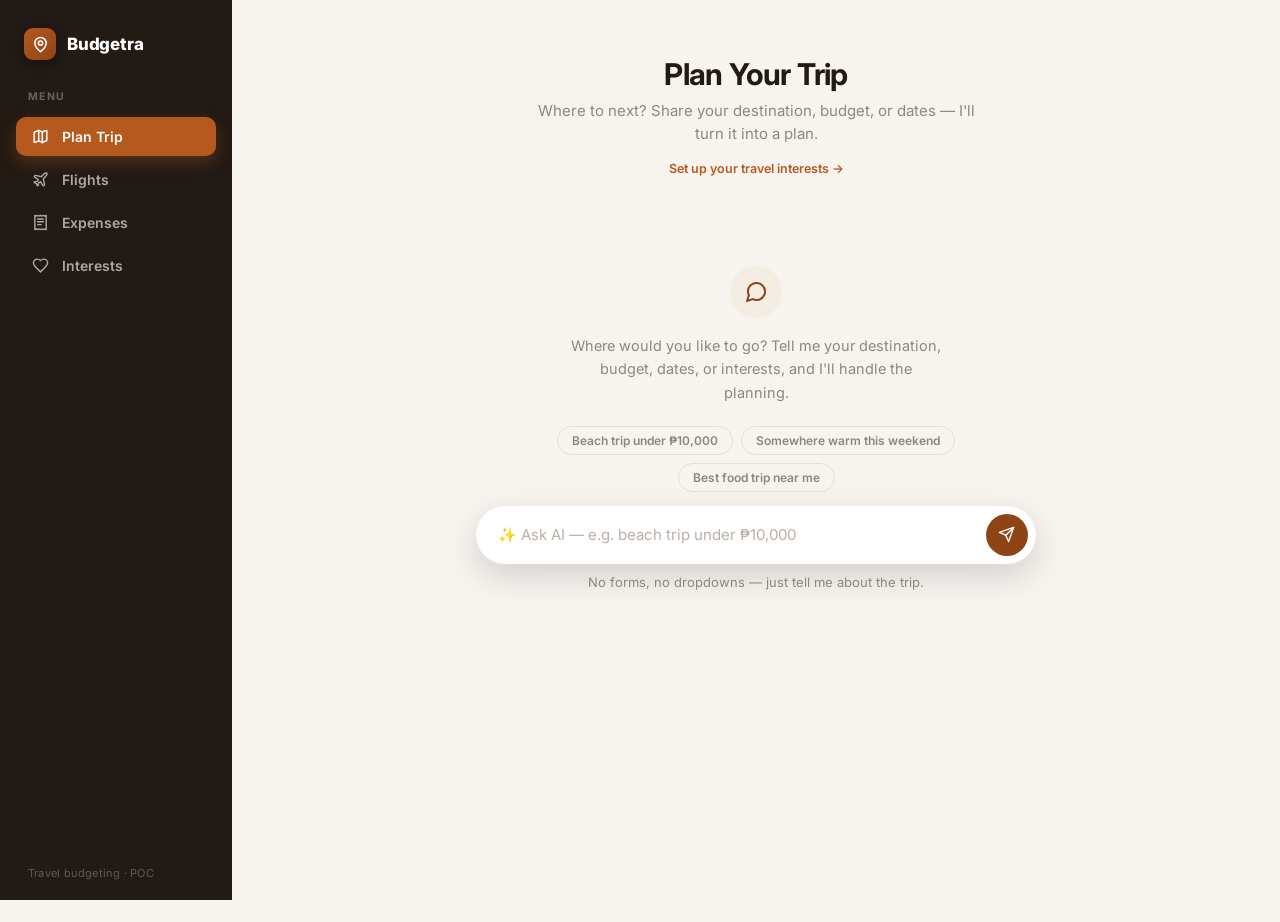
<file: index.html>
<!DOCTYPE html>
<html lang="en">
<head>
<meta charset="UTF-8" />
<title>Budgetra — Plan Your Trip</title>
<meta name="viewport" content="width=device-width, initial-scale=1" />
<link rel="icon" href="data:image/svg+xml,<svg xmlns=%22http://www.w3.org/2000/svg%22 viewBox=%220 0 100 100%22><text y=%22.9em%22 font-size=%2290%22>🗺️</text></svg>" />
<link rel="preconnect" href="https://fonts.googleapis.com" />
<link rel="preconnect" href="https://fonts.gstatic.com" crossorigin />
<link href="https://fonts.googleapis.com/css2?family=Inter:wght@400;500;600;700;800&display=swap" rel="stylesheet" />
<link rel="stylesheet" href="css/styles.css" />
</head>
<body>

<div class="app-shell">
<div id="sidebar"></div>
<div class="sidebar-main">
<div class="wrap">
  <div class="header">
    <h1>Plan Your Trip</h1>
    <p>Where to next? Share your destination, budget, or dates — I'll turn it into a plan.</p>
  </div>

  <div class="profile-row" id="profileRow"></div>

  <div class="plan-stage" id="planStage">
    <div class="plan-stage-inner">
      <div class="hero-block" id="heroBlock">
        <div class="empty-state-icon">
          <svg viewBox="0 0 24 24" fill="none" stroke="currentColor" stroke-width="2" stroke-linecap="round" stroke-linejoin="round"><path d="M21 11.5a8.38 8.38 0 0 1-.9 3.8 8.5 8.5 0 0 1-7.6 4.7 8.38 8.38 0 0 1-3.8-.9L3 21l1.9-5.7a8.38 8.38 0 0 1-.9-3.8 8.5 8.5 0 0 1 4.7-7.6 8.38 8.38 0 0 1 3.8-.9h.5a8.48 8.48 0 0 1 8 8v.5z"/></svg>
        </div>
        <div class="empty-state-text">Where would you like to go? Tell me your destination, budget, dates, or interests, and I'll handle the planning.</div>
      </div>
      <div class="examples" id="examplesRow">
        <button class="example-chip" type="button" data-q="Where should I go for a beach trip under ₱10,000?">Beach trip under ₱10,000</button>
        <button class="example-chip" type="button" data-q="Somewhere warm this weekend">Somewhere warm this weekend</button>
        <button class="example-chip" type="button" data-q="Best food trip destination near me">Best food trip near me</button>
      </div>
      <div class="ask-pill">
        <input type="text" id="notes" placeholder="✨ Ask AI — e.g. beach trip under ₱10,000" autocomplete="off" />
        <button class="ask-btn" id="askBtn" type="button" title="Ask AI" aria-label="Ask AI">
          <svg viewBox="0 0 24 24" fill="none" stroke="currentColor" stroke-width="2" stroke-linecap="round" stroke-linejoin="round"><path d="m22 2-7 20-4-9-9-4 20-7z"/><path d="M22 2 11 13"/></svg>
        </button>
      </div>
      <div class="info-note" id="infoNote">No forms, no dropdowns — just tell me about the trip.</div>
    </div>
  </div>

  <div class="result-area" id="resultArea"></div>
</div>
</div>
</div>

<div class="toast" id="toast"></div>

<script type="module" src="js/sidebar.js"></script>
<script type="module" src="js/app.js"></script>
</body>
</html>
</file>
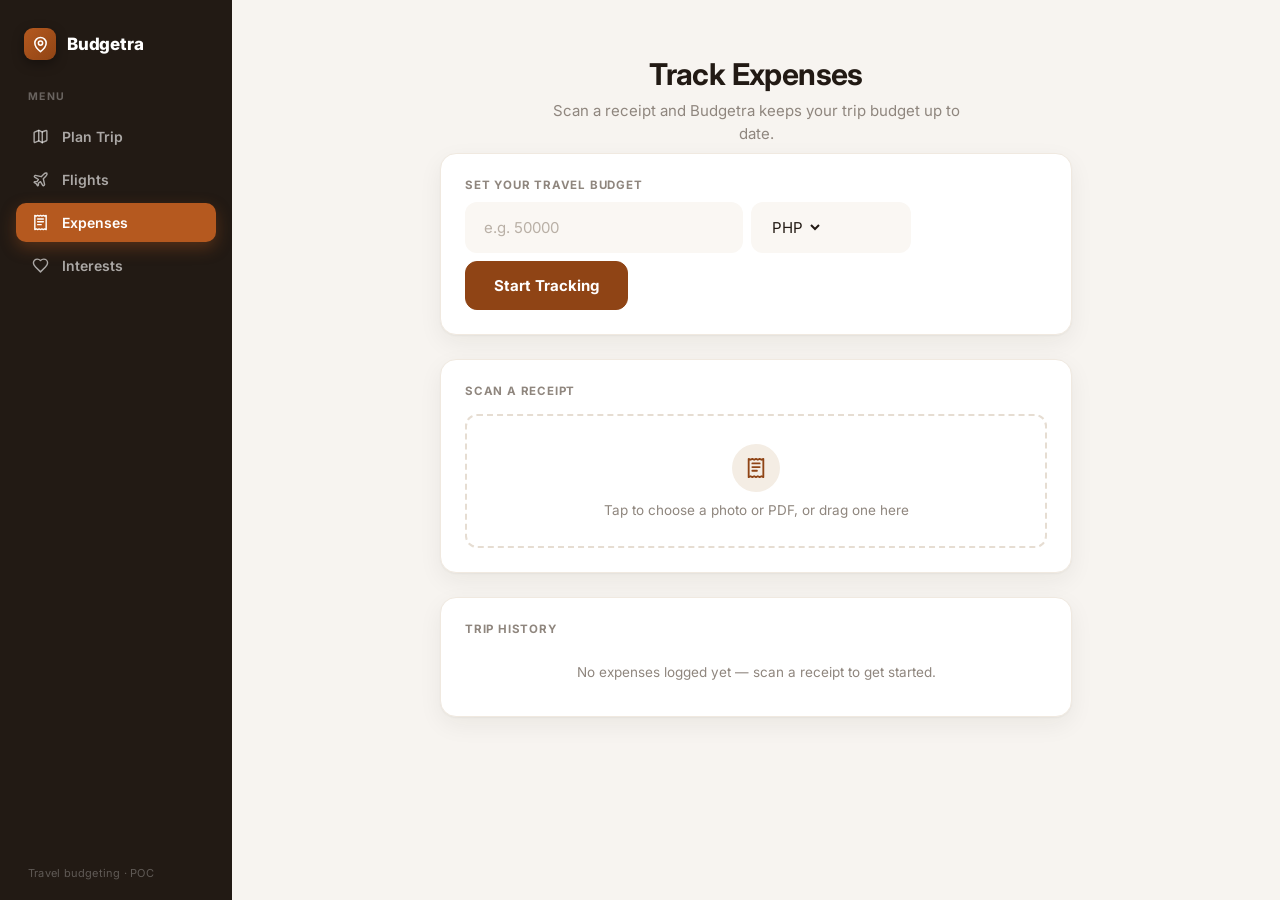
<file: expenses.html>
<!DOCTYPE html>
<html lang="en">
<head>
<meta charset="UTF-8" />
<title>Budgetra — Track Expenses</title>
<meta name="viewport" content="width=device-width, initial-scale=1" />
<link rel="icon" href="data:image/svg+xml,<svg xmlns=%22http://www.w3.org/2000/svg%22 viewBox=%220 0 100 100%22><text y=%22.9em%22 font-size=%2290%22>🗺️</text></svg>" />
<link rel="preconnect" href="https://fonts.googleapis.com" />
<link rel="preconnect" href="https://fonts.gstatic.com" crossorigin />
<link href="https://fonts.googleapis.com/css2?family=Inter:wght@400;500;600;700;800&display=swap" rel="stylesheet" />
<link rel="stylesheet" href="css/styles.css" />
</head>
<body>

<div class="app-shell">
<div id="sidebar"></div>
<div class="sidebar-main">
<div class="wrap">
  <div class="header">
    <h1>Track Expenses</h1>
    <p>Scan a receipt and Budgetra keeps your trip budget up to date.</p>
  </div>

  <div class="section budget-card" id="budgetCard"></div>

  <div class="section">
    <div class="sec-label">Scan a Receipt</div>
    <div class="dropzone" id="dropzone">
      <div class="dz-icon">
        <svg viewBox="0 0 24 24" fill="none" stroke="currentColor" stroke-width="2" stroke-linecap="round" stroke-linejoin="round"><path d="M4 2v20l2-1 2 1 2-1 2 1 2-1 2 1 2-1 2 1V2l-2 1-2-1-2 1-2-1-2 1-2-1-2 1z"/><path d="M8 7h8"/><path d="M8 11h8"/><path d="M8 15h5"/></svg>
      </div>
      <div class="dz-text">Tap to choose a photo or PDF, or drag one here</div>
      <input type="file" id="fileInputCamera" accept="image/jpeg,image/png" capture="environment" hidden />
      <input type="file" id="fileInputGallery" accept="image/jpeg,image/png,application/pdf" hidden />
    </div>
    <div id="previewArea"></div>
    <button class="btn-primary" id="scanBtn" type="button" style="margin-top:16px; display:none;">Scan Receipt</button>
    <div id="reviewArea"></div>
  </div>

  <div class="section">
    <div class="sec-label">Trip History</div>
    <div class="expense-list" id="expenseList"></div>
  </div>
</div>
</div>
</div>

<div class="upload-chooser" id="uploadChooser" hidden>
  <div class="upload-chooser-backdrop" id="uploadChooserBackdrop"></div>
  <div class="upload-chooser-sheet">
    <div class="upload-chooser-title">Add a Receipt</div>
    <button class="upload-chooser-option" id="chooseCameraBtn" type="button">
      <span class="upload-chooser-icon">
        <svg viewBox="0 0 24 24" fill="none" stroke="currentColor" stroke-width="2" stroke-linecap="round" stroke-linejoin="round"><path d="M14.5 4h-5L7 7H4a2 2 0 0 0-2 2v9a2 2 0 0 0 2 2h16a2 2 0 0 0 2-2V9a2 2 0 0 0-2-2h-3l-2.5-3z"/><circle cx="12" cy="13" r="3.5"/></svg>
      </span>
      <span>
        <span class="upload-chooser-label">Take Photo</span>
        <span class="upload-chooser-sub">Use your camera</span>
      </span>
    </button>
    <button class="upload-chooser-option" id="chooseGalleryBtn" type="button">
      <span class="upload-chooser-icon">
        <svg viewBox="0 0 24 24" fill="none" stroke="currentColor" stroke-width="2" stroke-linecap="round" stroke-linejoin="round"><rect x="3" y="3" width="18" height="18" rx="2.5"/><circle cx="8.5" cy="8.5" r="1.5"/><path d="m21 15-5-5L5 21"/></svg>
      </span>
      <span>
        <span class="upload-chooser-label">Choose Photo or PDF</span>
        <span class="upload-chooser-sub">From your files</span>
      </span>
    </button>
    <button class="upload-chooser-cancel" id="uploadChooserCancel" type="button">Cancel</button>
  </div>
</div>

<div class="camera-overlay" id="cameraOverlay" hidden>
  <div class="camera-header">
    <button class="camera-close" id="cameraCloseBtn" type="button" aria-label="Close camera">
      <svg viewBox="0 0 24 24" fill="none" stroke="currentColor" stroke-width="2" stroke-linecap="round" stroke-linejoin="round"><path d="M18 6 6 18"/><path d="m6 6 12 12"/></svg>
    </button>
  </div>
  <video id="cameraVideo" autoplay playsinline muted></video>
  <div class="camera-controls">
    <button class="camera-shutter" id="cameraShutterBtn" type="button" aria-label="Take photo"></button>
  </div>
</div>
<canvas id="cameraCanvas" hidden></canvas>

<div class="toast" id="toast"></div>

<script type="module" src="js/sidebar.js"></script>
<script type="module" src="js/expenses.js"></script>
</body>
</html>
</file>
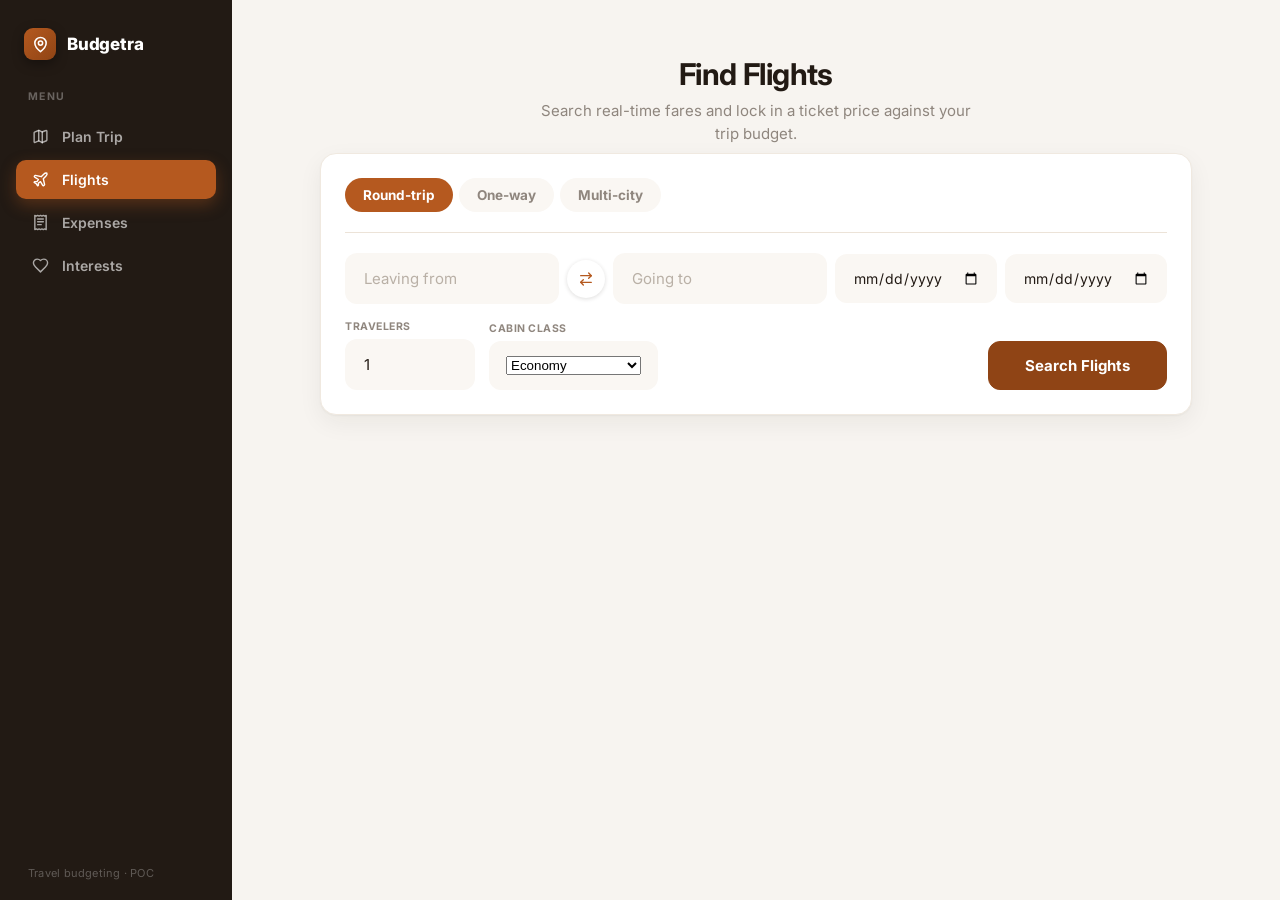
<file: flights.html>
<!DOCTYPE html>
<html lang="en">
<head>
<meta charset="UTF-8" />
<title>Budgetra — Flight Search</title>
<meta name="viewport" content="width=device-width, initial-scale=1" />
<link rel="icon" href="data:image/svg+xml,<svg xmlns=%22http://www.w3.org/2000/svg%22 viewBox=%220 0 100 100%22><text y=%22.9em%22 font-size=%2290%22>🗺️</text></svg>" />
<link rel="preconnect" href="https://fonts.googleapis.com" />
<link rel="preconnect" href="https://fonts.gstatic.com" crossorigin />
<link href="https://fonts.googleapis.com/css2?family=Inter:wght@400;500;600;700;800&display=swap" rel="stylesheet" />
<link rel="stylesheet" href="css/styles.css" />
</head>
<body>

<div class="app-shell">
<div id="sidebar"></div>
<div class="sidebar-main">
<div class="wrap wrap-wide">
  <div class="header">
    <h1>Find Flights</h1>
    <p>Search real-time fares and lock in a ticket price against your trip budget.</p>
  </div>

  <div class="section">
    <div class="trip-type-tabs" id="tripTypeTabs">
      <button class="trip-type-tab active" type="button" data-type="round-trip">Round-trip</button>
      <button class="trip-type-tab" type="button" data-type="one-way">One-way</button>
      <button class="trip-type-tab" type="button" data-type="multi-city">Multi-city</button>
    </div>

    <div id="legsContainer"></div>

    <div class="flight-meta-row">
      <div>
        <div class="field-label">Travelers</div>
        <div class="field"><input type="number" id="travelers" min="1" max="9" value="1" /></div>
      </div>
      <div>
        <div class="field-label">Cabin Class</div>
        <div class="field">
          <select id="cabinClass">
            <option value="economy">Economy</option>
            <option value="premium">Premium Economy</option>
            <option value="business">Business</option>
            <option value="first">First</option>
          </select>
        </div>
      </div>
      <button class="btn-primary search-flights-btn" id="searchBtn" type="button">Search Flights</button>
    </div>
  </div>

  <div id="resultsArea"></div>
</div>
</div>
</div>

<div class="toast" id="toast"></div>

<script type="module" src="js/sidebar.js"></script>
<script type="module" src="js/flights.js"></script>
</body>
</html>
</file>
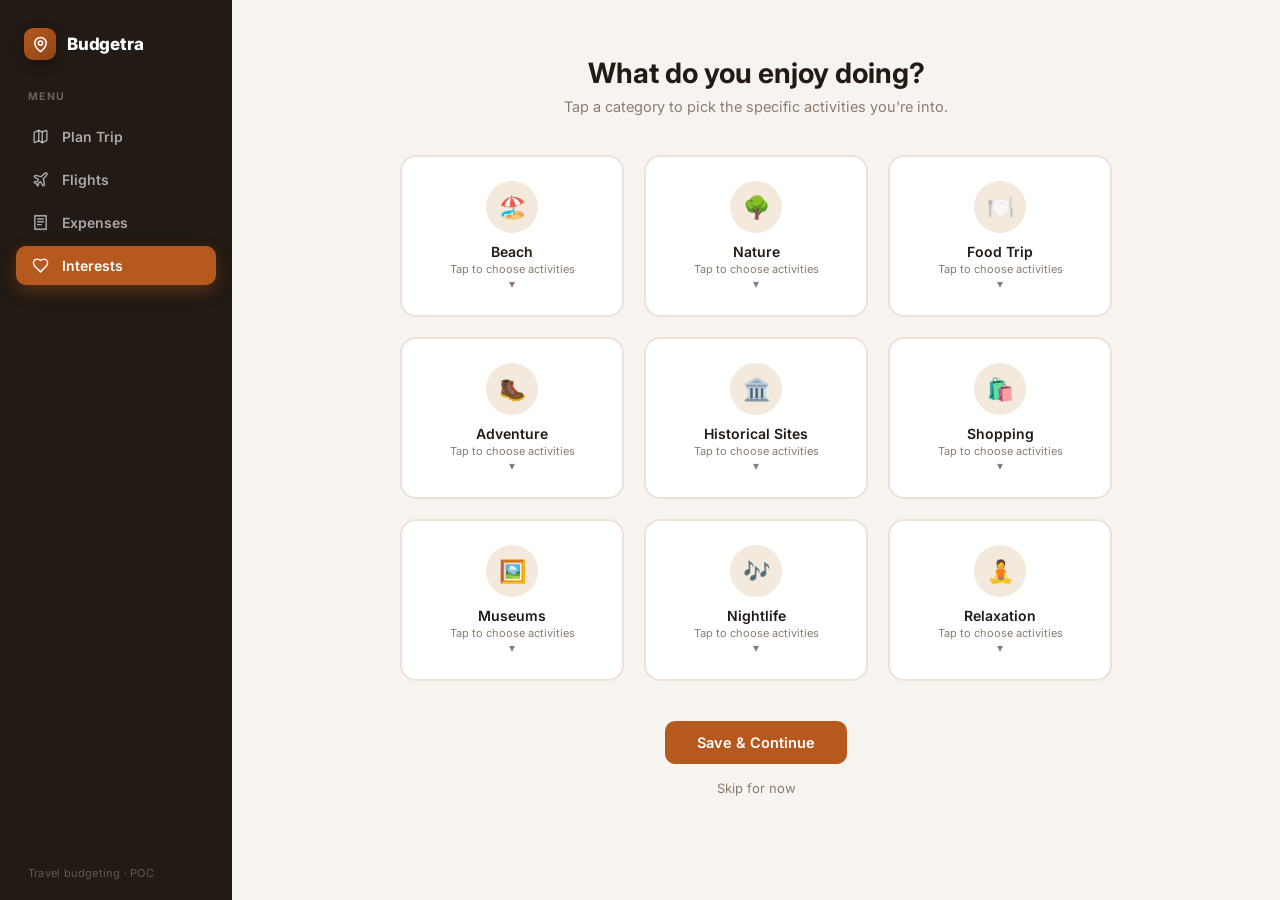
<file: profile.html>
<!DOCTYPE html>
<html lang="en">
<head>
<meta charset="UTF-8" />
<title>Budgetra — Profile Builder</title>
<meta name="viewport" content="width=device-width, initial-scale=1" />
<link rel="icon" href="data:image/svg+xml,<svg xmlns=%22http://www.w3.org/2000/svg%22 viewBox=%220 0 100 100%22><text y=%22.9em%22 font-size=%2290%22>🗺️</text></svg>" />
<link rel="preconnect" href="https://fonts.googleapis.com" />
<link rel="preconnect" href="https://fonts.gstatic.com" crossorigin />
<link href="https://fonts.googleapis.com/css2?family=Inter:wght@400;500;600;700;800&display=swap" rel="stylesheet" />
<style>
  :root {
    /* Same tokens as css/styles.css — this page is self-contained but
       shouldn't visibly drift from the rest of the app. */
    --bg: #f7f4f0;
    --card: #ffffff;
    --ink: #221a14;
    --muted: #8a7d70;
    --accent: #b5591f;
    --accent-dark: #8f4415;
    --border: #ece3d8;
    --icon-bg: #f3e9dc;
  }
  * { box-sizing: border-box; }
  html { scrollbar-width: thin; scrollbar-color: #d3c8bb var(--bg); }
  body {
    margin: 0;
    min-height: 100vh;
    font-family: "Inter", -apple-system, "Segoe UI", Roboto, Arial, sans-serif;
    background: var(--bg);
    color: var(--ink);
    -webkit-font-smoothing: antialiased;
  }
  ::-webkit-scrollbar { width: 10px; height: 10px; }
  ::-webkit-scrollbar-track { background: transparent; }
  ::-webkit-scrollbar-thumb {
    background: #d3c8bb; border-radius: 999px;
    border: 3px solid var(--bg); background-clip: padding-box;
  }
  ::-webkit-scrollbar-thumb:hover { background: #bfb2a2; border-width: 2px; }
  ::selection { background: rgba(181, 89, 31, .2); }
  :where(button, a, select, input):focus-visible { outline: 2px solid var(--accent); outline-offset: 2px; }

  .app-shell { display: flex; align-items: flex-start; min-height: 100vh; }
  .sidebar {
    width: 232px; flex-shrink: 0;
    position: sticky; top: 0; height: 100vh;
    background: var(--ink); padding: 24px 16px 20px;
    display: flex; flex-direction: column; gap: 4px;
  }
  .sidebar-brand {
    display: flex; align-items: center; gap: 11px;
    color: #fff; font-weight: 800; font-size: 17px; letter-spacing: -.01em;
    padding: 4px 8px 26px;
  }
  .brand-mark {
    width: 32px; height: 32px; border-radius: 9px; flex-shrink: 0;
    background: linear-gradient(135deg, var(--accent), var(--accent-dark));
    display: flex; align-items: center; justify-content: center; color: #fff;
    box-shadow: 0 4px 12px rgba(0, 0, 0, .35);
  }
  .brand-mark svg { width: 17px; height: 17px; display: block; }
  .sidebar-sec {
    font-size: 10.5px; font-weight: 700; letter-spacing: .12em;
    color: rgba(255, 255, 255, .32); text-transform: uppercase;
    padding: 0 12px 10px;
  }
  .sidebar-nav { display: flex; flex-direction: column; gap: 4px; }
  .sidebar-link {
    display: flex; align-items: center; gap: 12px; padding: 11px 14px;
    border-radius: 10px; color: rgba(255, 255, 255, .62); text-decoration: none;
    font-size: 14px; font-weight: 600; transition: background .15s, color .15s;
  }
  .sidebar-link:hover { background: rgba(255, 255, 255, .07); color: #fff; }
  .sidebar-link.active {
    background: var(--accent); color: #fff;
    box-shadow: 0 6px 16px rgba(181, 89, 31, .35);
  }
  .sidebar-icon { width: 20px; flex-shrink: 0; display: flex; justify-content: center; }
  .sidebar-icon svg { width: 17px; height: 17px; display: block; }
  .sidebar-foot {
    margin-top: auto; padding: 12px 12px 0;
    font-size: 11px; color: rgba(255, 255, 255, .28); letter-spacing: .02em;
  }
  .sidebar-main { flex: 1; min-width: 0; }
  .sidebar-main > .wrap { animation: page-in .35s ease both; }
  @keyframes page-in {
    from { opacity: 0; transform: translateY(8px); }
  }

  @media (max-width: 720px) {
    .app-shell { flex-direction: column; }
    .sidebar {
      width: auto; height: auto; align-self: stretch; z-index: 60;
      flex-direction: row; align-items: center;
      padding: 10px 12px; overflow-x: auto; gap: 6px;
    }
    .sidebar-brand { display: none; }
    .sidebar-sec, .sidebar-foot { display: none; }
    .sidebar-nav { flex-direction: row; gap: 6px; }
    .sidebar-link { flex-direction: column; gap: 4px; padding: 8px 14px; font-size: 10.5px; white-space: nowrap; }
  }

  .wrap { max-width: 760px; margin: 0 auto; padding: 56px 24px 80px; }
  .header { text-align: center; margin-bottom: 40px; }
  .header h1 { font-size: 28px; margin: 0 0 8px; }
  .header p { font-size: 14.5px; color: var(--muted); margin: 0; }

  .grid {
    display: grid; grid-template-columns: repeat(3, 1fr); gap: 20px;
    margin-bottom: 40px; align-items: start;
  }
  .interest-card {
    background: var(--card); border: 2px solid var(--border); border-radius: 16px;
    padding: 24px 12px; cursor: pointer;
    transition: border-color .15s, box-shadow .15s, transform .15s;
  }
  .interest-card:not(.selected):not(.expanded):hover {
    border-color: #dccfbe; transform: translateY(-2px);
    box-shadow: 0 8px 20px rgba(34, 26, 20, .08);
  }
  .interest-card.selected {
    border-color: var(--accent);
    box-shadow: 0 8px 20px rgba(181, 89, 31, .15);
  }
  .interest-card.expanded { grid-column: 1 / -1; }

  @media (max-width: 720px) {
    .grid { grid-template-columns: repeat(2, 1fr); gap: 14px; }
  }
  @media (max-width: 480px) {
    .wrap { padding: 40px 16px 60px; }
    .grid { grid-template-columns: 1fr; }
  }

  .card-header {
    display: flex; align-items: center; gap: 14px; cursor: pointer; text-align: left;
  }
  .interest-card:not(.expanded) .card-header {
    flex-direction: column; text-align: center; gap: 0;
  }
  .icon-circle {
    width: 52px; height: 52px; border-radius: 50%; flex-shrink: 0;
    background: var(--icon-bg); display: flex; align-items: center; justify-content: center;
    font-size: 22px; position: relative;
  }
  .interest-card:not(.expanded) .icon-circle { margin-bottom: 10px; }
  .interest-card.selected .icon-circle { background: var(--accent); }
  .card-header .text { flex: 1; min-width: 0; }
  .label { font-size: 14px; font-weight: 600; }
  .hint { font-size: 11px; color: var(--muted); margin-top: 2px; }
  .chevron { font-size: 12px; color: var(--muted); transition: transform .15s; flex-shrink: 0; }
  .interest-card.expanded .chevron { transform: rotate(180deg); }

  .check-mark {
    position: absolute; top: -4px; right: -4px; width: 18px; height: 18px;
    border-radius: 50%; background: var(--accent); color: #fff;
    font-size: 11px; display: none; align-items: center; justify-content: center;
    border: 2px solid var(--bg);
  }
  .interest-card.selected .check-mark { display: flex; }

  .activities {
    display: none; flex-wrap: wrap; gap: 8px; margin-top: 16px;
    padding-top: 16px; border-top: 1px solid var(--border);
  }
  .interest-card.expanded .activities { display: flex; }
  .activity-chip {
    font-size: 12.5px; padding: 7px 14px; border-radius: 999px;
    border: 1.5px solid var(--border); background: #fff; cursor: pointer;
    transition: all .12s;
  }
  .activity-chip:hover { border-color: var(--accent); }
  .activity-chip.selected {
    background: var(--accent); border-color: var(--accent); color: #fff; font-weight: 600;
  }

  .actions { display: flex; justify-content: center; gap: 12px; }
  .save-btn {
    background: var(--accent); color: #fff; border: none; border-radius: 10px;
    padding: 13px 32px; font-size: 14.5px; font-weight: 600; cursor: pointer;
    font-family: inherit; transition: background .15s, transform .15s, box-shadow .15s;
  }
  .save-btn:hover {
    background: var(--accent-dark); transform: translateY(-1px);
    box-shadow: 0 6px 16px rgba(143, 68, 21, .3);
  }
  .skip-link {
    display: block; text-align: center; margin-top: 16px;
    color: var(--muted); font-size: 13px; text-decoration: none;
  }
  .skip-link:hover { text-decoration: underline; }

  .saved-toast {
    position: fixed; bottom: 24px; left: 50%; transform: translateX(-50%) translateY(20px);
    background: #1c120c; color: #fff; padding: 10px 20px; border-radius: 999px;
    font-size: 13px; opacity: 0; transition: opacity .2s, transform .2s; pointer-events: none;
  }
  .saved-toast.show { opacity: 1; transform: translateX(-50%) translateY(0); }
</style>
</head>
<body>

<div class="app-shell">
<div id="sidebar"></div>
<div class="sidebar-main">
<div class="wrap">
  <div class="header">
    <h1>What do you enjoy doing?</h1>
    <p>Tap a category to pick the specific activities you're into.</p>
  </div>

  <div class="grid" id="grid"></div>

  <div class="actions">
    <button class="save-btn" id="saveBtn">Save & Continue</button>
  </div>
  <a class="skip-link" href="index.html">Skip for now</a>
</div>
</div>
</div>

<div class="saved-toast" id="toast">Saved — heading to the trip planner…</div>

<script type="module" src="js/sidebar.js"></script>
<script>
  const INTERESTS = [
    { name: "Beach", icon: "🏖️", activities: ["Swimming", "Snorkeling", "Island Hopping", "Sunset Watching", "Beach Volleyball"] },
    { name: "Nature", icon: "🌳", activities: ["Hiking", "Waterfalls", "Wildlife Watching", "Camping", "Scenic Drives"] },
    { name: "Food Trip", icon: "🍽️", activities: ["Local Cuisine", "Street Food", "Cafe Hopping", "Food Markets", "Cooking Class"] },
    { name: "Adventure", icon: "🥾", activities: ["Diving", "Ziplining", "Trekking", "Surfing", "Rock Climbing"] },
    { name: "Historical Sites", icon: "🏛️", activities: ["Old Churches", "Forts & Ruins", "Heritage Towns", "Ancestral Houses", "Monuments"] },
    { name: "Shopping", icon: "🛍️", activities: ["Local Markets", "Malls", "Souvenirs", "Night Markets", "Boutiques"] },
    { name: "Museums", icon: "🖼️", activities: ["Art Galleries", "History Museums", "Science Exhibits", "Cultural Centers"] },
    { name: "Nightlife", icon: "🎶", activities: ["Bars", "Live Music", "Night Markets", "Rooftop Lounges", "Karaoke"] },
    { name: "Relaxation", icon: "🧘", activities: ["Spas", "Resorts", "Quiet Beaches", "Hot Springs", "Yoga Retreats"] },
  ];
  const CATEGORY_KEY = "budgetra_profile_interests";
  const ACTIVITY_KEY = "budgetra_profile_activities";

  const grid = document.getElementById("grid");

  // selectedActivities: { "Beach": Set(["Swimming"]), ... }
  const savedActivities = JSON.parse(localStorage.getItem(ACTIVITY_KEY) || "{}");
  const selectedActivities = {};
  const previouslySavedCategories = new Set(JSON.parse(localStorage.getItem(CATEGORY_KEY) || "[]"));
  INTERESTS.forEach(({ name }) => {
    selectedActivities[name] = new Set(savedActivities[name] || []);
  });

  let expandedCategory = null;

  function isCategorySelected(name) {
    return selectedActivities[name].size > 0 || previouslySavedCategories.has(name);
  }

  function render() {
    grid.innerHTML = INTERESTS.map(({ name, icon, activities }) => {
      const expanded = expandedCategory === name;
      const selected = isCategorySelected(name);
      const chipsHtml = activities.map(a => `
        <span class="activity-chip ${selectedActivities[name].has(a) ? "selected" : ""}" data-activity="${a}">${a}</span>
      `).join("");
      const hint = selectedActivities[name].size
        ? `${selectedActivities[name].size} selected`
        : "Tap to choose activities";

      return `
        <div class="interest-card ${selected ? "selected" : ""} ${expanded ? "expanded" : ""}" data-name="${name}">
          <div class="card-header">
            <div class="icon-circle">${icon}<span class="check-mark">✓</span></div>
            <div class="text">
              <div class="label">${name}</div>
              <div class="hint">${hint}</div>
            </div>
            <div class="chevron">▾</div>
          </div>
          <div class="activities">${chipsHtml}</div>
        </div>
      `;
    }).join("");

    grid.querySelectorAll(".card-header").forEach(header => {
      header.addEventListener("click", () => {
        const name = header.closest(".interest-card").dataset.name;
        expandedCategory = expandedCategory === name ? null : name;
        render();
      });
    });

    grid.querySelectorAll(".activity-chip").forEach(chip => {
      chip.addEventListener("click", (e) => {
        e.stopPropagation();
        const name = chip.closest(".interest-card").dataset.name;
        const activity = chip.dataset.activity;
        const set = selectedActivities[name];
        if (set.has(activity)) set.delete(activity); else set.add(activity);
        previouslySavedCategories.delete(name); // now driven by real activity picks
        render();
      });
    });
  }

  document.getElementById("saveBtn").addEventListener("click", () => {
    const categories = INTERESTS.map(i => i.name).filter(isCategorySelected);
    const activitiesOut = {};
    INTERESTS.forEach(({ name }) => {
      if (selectedActivities[name].size) activitiesOut[name] = [...selectedActivities[name]];
    });

    localStorage.setItem(CATEGORY_KEY, JSON.stringify(categories));
    localStorage.setItem(ACTIVITY_KEY, JSON.stringify(activitiesOut));

    const toast = document.getElementById("toast");
    toast.classList.add("show");
    setTimeout(() => { window.location.href = "index.html"; }, 700);
  });

  render();
</script>
</body>
</html>
</file>
<file: css/styles.css>
:root {
  --bg: #f7f4f0;
  --card: #ffffff;
  --ink: #221a14;
  --muted: #8f867e;
  --accent: #b5591f;
  --accent-dark: #8f4415;
  --chip: #f4ede4;
  --field: #faf7f3;
  --good-bg: #eaf3ea;
  --good-ink: #2f7d32;
  --warn-bg: #fdf3e4;
  --warn-ink: #9a5b00;
  --error-bg: #fdeeee;
  --error-ink: #b3261e;
  --shadow: 0 1px 2px rgba(34, 26, 20, .04), 0 8px 24px rgba(34, 26, 20, .06);
  --shadow-pop: 0 12px 32px rgba(34, 26, 20, .16);
}
* { box-sizing: border-box; }
html { scrollbar-width: thin; scrollbar-color: #d3c8bb var(--bg); }
body {
  margin: 0;
  min-height: 100vh;
  font-family: "Inter", -apple-system, "Segoe UI", Roboto, "Helvetica Neue", Arial, sans-serif;
  background: var(--bg);
  color: var(--ink);
  -webkit-font-smoothing: antialiased;
  text-rendering: optimizeLegibility;
}

/* Thin, theme-colored scrollbars instead of the browser default */
::-webkit-scrollbar { width: 10px; height: 10px; }
::-webkit-scrollbar-track { background: transparent; }
::-webkit-scrollbar-thumb {
  background: #d3c8bb; border-radius: 999px;
  border: 3px solid var(--bg); background-clip: padding-box;
}
::-webkit-scrollbar-thumb:hover { background: #bfb2a2; border-width: 2px; }

::selection { background: rgba(181, 89, 31, .2); }

:where(button, a, select, input):focus-visible {
  outline: 2px solid var(--accent);
  outline-offset: 2px;
}

/* ---- Sidebar layout ---- */
.app-shell { display: flex; align-items: flex-start; min-height: 100vh; }
.sidebar {
  width: 232px; flex-shrink: 0;
  position: sticky; top: 0; height: 100vh;
  background: var(--ink); padding: 24px 16px 20px;
  display: flex; flex-direction: column; gap: 4px;
}
.sidebar-brand {
  display: flex; align-items: center; gap: 11px;
  color: #fff; font-weight: 800; font-size: 17px; letter-spacing: -.01em;
  padding: 4px 8px 26px;
}
.brand-mark {
  width: 32px; height: 32px; border-radius: 9px; flex-shrink: 0;
  background: linear-gradient(135deg, var(--accent), var(--accent-dark));
  display: flex; align-items: center; justify-content: center; color: #fff;
  box-shadow: 0 4px 12px rgba(0, 0, 0, .35);
}
.brand-mark svg { width: 17px; height: 17px; display: block; }
.sidebar-sec {
  font-size: 10.5px; font-weight: 700; letter-spacing: .12em;
  color: rgba(255, 255, 255, .32); text-transform: uppercase;
  padding: 0 12px 10px;
}
.sidebar-nav { display: flex; flex-direction: column; gap: 4px; }
.sidebar-link {
  display: flex; align-items: center; gap: 12px; padding: 11px 14px;
  border-radius: 10px; color: rgba(255, 255, 255, .62); text-decoration: none;
  font-size: 14px; font-weight: 600; transition: background .15s, color .15s;
}
.sidebar-link:hover { background: rgba(255, 255, 255, .07); color: #fff; }
.sidebar-link.active {
  background: var(--accent); color: #fff;
  box-shadow: 0 6px 16px rgba(181, 89, 31, .35);
}
.sidebar-icon { width: 20px; flex-shrink: 0; display: flex; justify-content: center; }
.sidebar-icon svg { width: 17px; height: 17px; display: block; }
.sidebar-foot {
  margin-top: auto; padding: 12px 12px 0;
  font-size: 11px; color: rgba(255, 255, 255, .28); letter-spacing: .02em;
}
.sidebar-main { flex: 1; min-width: 0; }
.sidebar-main > .wrap { animation: page-in .35s ease both; }
@keyframes page-in {
  from { opacity: 0; }
}

@media (max-width: 720px) {
  .app-shell { flex-direction: column; }
  .sidebar {
    width: auto; height: auto; align-self: stretch; z-index: 60;
    flex-direction: row; align-items: center;
    padding: 10px 12px; overflow-x: auto; gap: 6px;
  }
  .sidebar-brand { display: none; }
  .sidebar-sec, .sidebar-foot { display: none; }
  .sidebar-nav { flex-direction: row; gap: 6px; }
  .sidebar-link { flex-direction: column; gap: 4px; padding: 8px 14px; font-size: 10.5px; white-space: nowrap; }
}

.wrap { max-width: 680px; margin: 0 auto; padding: 56px 24px 96px; }

.header { text-align: center; margin-bottom: 8px; }
.header h1 { font-size: 30px; letter-spacing: -.02em; margin: 0 0 8px; }
.header p { font-size: 15px; color: var(--muted); margin: 0 auto; max-width: 440px; line-height: 1.5; }

.profile-row {
  display: flex; align-items: center; justify-content: center; gap: 8px;
  font-size: 12.5px; color: var(--muted); margin: 16px 0 32px; flex-wrap: wrap;
}
.profile-row .profile-tag {
  background: var(--chip); color: var(--accent-dark); padding: 4px 12px;
  border-radius: 999px; font-weight: 600;
}
.profile-row a { color: var(--accent); text-decoration: none; font-weight: 600; }
.profile-row a:hover { text-decoration: underline; }

/* ---- Plan stage: the AI greeting + input.
   Starts centered in the page flow (like a blank chat landing page) so it's
   the clear focal point before anything's been asked. Once a query is sent,
   app.js adds .docked and it collapses into a slim bar fixed to the bottom
   of the viewport, chat-style, so it stays reachable while results scroll
   above it — the greeting/example chips (no longer needed) are hidden. ---- */
.plan-stage {
  display: flex; align-items: center; justify-content: center;
  min-height: 52vh; padding: 12px 0 40px;
}
.plan-stage-inner { width: 100%; max-width: 560px; margin: 0 auto; }

.hero-block { text-align: center; margin-bottom: 22px; }

#planStage.docked {
  display: block; position: fixed; left: 232px; right: 0; bottom: 0; top: auto; z-index: 50;
  min-height: 0; padding: 0;
  background: linear-gradient(to top, var(--bg) 60%, rgba(247, 244, 240, 0));
  padding-top: 28px;
}
#planStage.docked .plan-stage-inner { width: auto; max-width: 680px; margin: 0 auto; padding: 0 24px 22px; }
#planStage.docked .hero-block,
#planStage.docked .examples { display: none; }
@media (max-width: 720px) {
  #planStage.docked { left: 0; }
}

.ask-pill {
  display: flex; align-items: center; gap: 8px;
  background: var(--card); border-radius: 999px; box-shadow: var(--shadow-pop);
  padding: 8px 8px 8px 22px;
}
.ask-pill input {
  flex: 1; min-width: 0; border: none; outline: none; background: transparent;
  font-size: 15px; font-family: inherit; color: var(--ink); padding: 8px 0;
}
.ask-pill input::placeholder { color: #b9b0a6; }
.ask-btn {
  width: 42px; height: 42px; flex-shrink: 0; border: none; border-radius: 50%;
  background: var(--accent-dark); color: #fff; cursor: pointer;
  display: flex; align-items: center; justify-content: center;
  transition: background .15s, opacity .15s, transform .15s;
}
.ask-btn svg { width: 17px; height: 17px; display: block; margin-left: -1px; }
.ask-btn:hover:not(:disabled) { background: #723510; transform: scale(1.05); }
.ask-btn:disabled { opacity: .5; cursor: default; }

.plan-stage .info-note { margin: 10px 0 0; text-align: center; }

.examples { display: flex; flex-wrap: wrap; gap: 8px; justify-content: center; margin-bottom: 14px; }
.example-chip {
  font-size: 12px; padding: 6px 14px; border-radius: 999px;
  background: transparent; color: var(--muted); border: 1px solid #e6ddd2;
  cursor: pointer; font-family: inherit; font-weight: 600; transition: all .15s;
}
.example-chip:hover { color: var(--accent-dark); border-color: var(--accent); background: #fff; }

/* ---- Sections ---- */
.section {
  background: var(--card); border-radius: 16px; box-shadow: var(--shadow);
  border: 1px solid #f0e9e0;
  padding: 24px; margin-bottom: 24px;
}
.sec-label {
  font-size: 11.5px; font-weight: 700; color: var(--muted);
  letter-spacing: .07em; text-transform: uppercase; margin: 0 0 16px;
}

.field {
  display: flex; align-items: center; gap: 10px;
  background: var(--field); border: 1px solid transparent; border-radius: 12px;
  padding: 14px 16px; transition: background .15s, border-color .15s, box-shadow .15s;
}
.field:focus-within {
  background: #fff; border-color: var(--accent);
  box-shadow: 0 0 0 3px rgba(181, 89, 31, .1);
}
.field input {
  flex: 1; min-width: 0; border: none; outline: none; background: transparent;
  font-size: 15px; font-family: inherit; color: var(--ink);
}
.field input::placeholder { color: #b9b0a6; }

/* ---- Location pickers ---- */
.loc-field { position: relative; flex: 1; min-width: 0; }

.swap-btn {
  width: 38px; height: 38px; flex-shrink: 0; border-radius: 50%;
  background: #fff; border: none; box-shadow: 0 1px 4px rgba(34, 26, 20, .15);
  color: var(--accent); cursor: pointer;
  display: flex; align-items: center; justify-content: center;
  transition: transform .2s, box-shadow .15s;
}
.swap-btn svg { width: 16px; height: 16px; display: block; }
.swap-btn:hover { transform: rotate(180deg); box-shadow: 0 2px 8px rgba(34, 26, 20, .2); }

.cur-badge {
  display: none; align-items: center; gap: 6px; flex-shrink: 0;
  font-size: 11.5px; font-weight: 700; color: var(--ink);
  background: #fff; border-radius: 999px; padding: 4px 10px;
  box-shadow: 0 1px 3px rgba(34, 26, 20, .12);
}
.cur-badge.show { display: inline-flex; }
.cur-badge img { width: 18px; height: 13.5px; border-radius: 2.5px; object-fit: cover; }

.loc-list {
  display: none; position: absolute; top: calc(100% + 8px); left: 0; right: 0;
  background: #fff; border-radius: 12px; box-shadow: var(--shadow-pop);
  z-index: 40; max-height: 300px; overflow-y: auto; padding: 6px;
}
.loc-list.open { display: block; }
.loc-list-label {
  font-size: 10.5px; font-weight: 700; color: var(--muted);
  text-transform: uppercase; letter-spacing: .05em; padding: 6px 12px 4px;
}
.loc-item {
  display: flex; align-items: center; gap: 10px; padding: 10px 12px;
  border-radius: 9px; cursor: pointer; font-size: 14px;
}
.loc-item:hover, .loc-item.active { background: var(--chip); }
.loc-item img { width: 22px; height: 16.5px; border-radius: 3px; object-fit: cover; flex-shrink: 0; }
.loc-item .loc-name { flex: 1; min-width: 0; white-space: nowrap; overflow: hidden; text-overflow: ellipsis; }
.loc-item .loc-name small { color: var(--muted); font-size: 12px; }
.loc-item .loc-cur { font-size: 11px; font-weight: 700; color: var(--muted); flex-shrink: 0; }

/* ---- Small shared controls (still used by Track Expenses' budget-sync
   button and receipt-scan loading state) ---- */
.cv-toggle {
  background: none; border: none; padding: 0; margin-top: 10px;
  font-size: 12px; font-weight: 700; color: var(--accent); cursor: pointer; font-family: inherit;
}
.cv-toggle:hover { text-decoration: underline; }
.cv-loading { margin-top: 16px; font-size: 12.5px; color: var(--muted); }

/* ---- Footer ---- */
.info-note { font-size: 13px; color: var(--muted); text-align: center; margin-bottom: 40px; transition: color .15s; }
.info-note.warn { color: var(--error-ink); font-weight: 600; }
.result-actions {
  display: flex; justify-content: flex-end; gap: 10px;
  margin-top: 20px; padding-top: 20px; border-top: 1px solid var(--field);
}
.btn-ghost, .btn-primary {
  border-radius: 12px; padding: 14px 28px; font-size: 15px; font-weight: 700;
  cursor: pointer; font-family: inherit; transition: all .15s;
}
.btn-ghost { background: transparent; border: 1.5px solid var(--accent); color: var(--accent); }
.btn-ghost:hover { background: #fff; box-shadow: 0 4px 12px rgba(181, 89, 31, .12); }
.btn-primary { background: var(--accent-dark); border: 1.5px solid var(--accent-dark); color: #fff; }
.btn-primary:hover:not(:disabled) {
  background: #723510; border-color: #723510;
  transform: translateY(-1px); box-shadow: 0 6px 16px rgba(114, 53, 16, .3);
}
.btn-primary:active:not(:disabled) { transform: translateY(0); box-shadow: none; }
.btn-primary:disabled { opacity: .5; cursor: default; }

/* ---- Results ---- */
.result-area { margin-bottom: 150px; }
.result-card { margin-bottom: 24px; }
.placeholder { text-align: center; color: var(--muted); font-size: 13.5px; padding: 8px 0; }

.empty-state-icon {
  width: 52px; height: 52px; border-radius: 50%; margin: 0 auto 16px;
  background: var(--chip); color: var(--accent-dark);
  display: flex; align-items: center; justify-content: center;
}
.empty-state-icon svg { width: 24px; height: 24px; display: block; }
.empty-state-text { font-size: 14.5px; color: var(--muted); max-width: 380px; margin: 0 auto; line-height: 1.6; }

.spinner {
  width: 22px; height: 22px; margin: 8px auto;
  border: 3px solid var(--chip); border-top-color: var(--accent);
  border-radius: 50%; animation: spin .7s linear infinite;
}
@keyframes spin { to { transform: rotate(360deg); } }

.error-box {
  background: var(--error-bg); color: var(--error-ink); border-radius: 12px;
  padding: 12px 16px; font-size: 13.5px;
}

.off-topic-card { text-align: center; padding: 12px 8px; }
.off-topic-icon {
  width: 44px; height: 44px; border-radius: 50%; margin: 0 auto 14px;
  background: var(--chip); color: var(--accent-dark);
  display: flex; align-items: center; justify-content: center;
}
.off-topic-icon svg { width: 20px; height: 20px; display: block; }
.off-topic-text { font-size: 14.5px; color: var(--ink); line-height: 1.5; max-width: 400px; margin: 0 auto; }

.summary-line { font-size: 15.5px; margin-bottom: 20px; line-height: 1.65; color: var(--ink); }

.trip-grid { display: grid; grid-template-columns: repeat(auto-fit, minmax(130px, 1fr)); gap: 8px; margin-bottom: 20px; }
.trip-field { background: var(--field); border-radius: 12px; padding: 12px 14px; }
.trip-field .label {
  font-size: 10px; text-transform: uppercase; letter-spacing: .05em;
  color: var(--muted); margin-bottom: 4px; font-weight: 700;
}
.trip-field .value { font-size: 14px; font-weight: 600; }

.recommend-heading { font-size: 12px; font-weight: 700; color: var(--muted); margin-bottom: 4px; text-transform: uppercase; letter-spacing: .05em; }
.place-list { display: flex; flex-direction: column; }
.place-card {
  display: flex; justify-content: space-between; align-items: center; gap: 12px;
  padding: 14px 6px; border-bottom: 1px solid var(--field);
  border-radius: 8px; cursor: pointer; transition: background .12s;
}
.place-card:last-child { border-bottom: none; }
.place-card:hover { background: var(--field); padding-left: 12px; padding-right: 12px; }
.place-card.place-card-static { cursor: default; }
.place-card.place-card-static:hover { background: none; padding-left: 6px; padding-right: 6px; }
.place-card .place-name { font-size: 14.5px; font-weight: 700; margin-bottom: 3px; }
.place-card .place-rating { font-size: 12px; font-weight: 600; color: var(--muted); }
.place-card .place-reason { font-size: 12.5px; color: var(--muted); line-height: 1.5; }
.place-card .place-pick { font-size: 12px; font-weight: 700; color: var(--accent); flex-shrink: 0; white-space: nowrap; }
.place-card .place-badge {
  font-size: 11px; font-weight: 700; color: var(--accent-dark); background: var(--chip);
  padding: 3px 10px; border-radius: 999px;
}

.clarify-box {
  background: var(--field); color: var(--ink); border-radius: 12px;
  padding: 14px 16px; font-size: 14px; line-height: 1.5;
  display: flex; gap: 10px; align-items: flex-start;
  margin-top: 20px;
}
.clarify-box svg { width: 16px; height: 16px; flex-shrink: 0; margin-top: 2px; color: var(--accent); }

/* ---- Trip planner conversation transcript ---- */
.chat-turn { margin-bottom: 32px; overflow: hidden; }
.chat-turn:last-child { margin-bottom: 0; }
.user-turn {
  display: inline-block; max-width: 85%; margin-left: auto;
  background: var(--ink); color: #fff; border-radius: 16px 16px 4px 16px;
  padding: 10px 16px; font-size: 14.5px; line-height: 1.5;
  margin-bottom: 16px; float: right; clear: both;
}
.assistant-turn { clear: both; }

.clarify-turn {
  display: flex; gap: 10px; align-items: flex-start;
  font-size: 15px; line-height: 1.6; color: var(--ink); margin-bottom: 4px;
}
.clarify-turn svg { width: 18px; height: 18px; flex-shrink: 0; margin-top: 2px; color: var(--accent); }

/* ---- Itinerary sections ---- */
.itinerary-section { margin-bottom: 28px; }
.itinerary-empty { font-size: 13.5px; color: var(--muted); font-style: italic; }
.itinerary-note { font-size: 12.5px; color: var(--muted); margin-top: 10px; line-height: 1.5; }
.itinerary-summary {
  font-size: 15px; line-height: 1.65; color: var(--ink); font-style: italic;
  padding-top: 20px; border-top: 1px solid var(--field); margin-bottom: 20px;
}

.itinerary-pick-card { background: var(--field); border-radius: 14px; padding: 16px 18px; }
.itinerary-pick-detail {
  display: flex; flex-wrap: wrap; gap: 12px; align-items: center;
  font-size: 13px; color: var(--muted); margin-top: 10px;
}
.itinerary-pick-price { font-weight: 700; color: var(--accent-dark); }
.itinerary-pick-reason {
  font-size: 13px; color: var(--ink); line-height: 1.5;
  margin-top: 12px; padding-top: 12px; border-top: 1px solid rgba(34, 26, 20, .06);
}

.itinerary-pick-card-hotel { display: flex; gap: 16px; align-items: flex-start; }
.hotel-thumb { width: 88px; height: 88px; border-radius: 10px; object-fit: cover; flex-shrink: 0; }
.itinerary-pick-hotel-body { flex: 1; min-width: 0; }
.itinerary-pick-hotel-name { font-size: 15px; font-weight: 700; }
.itinerary-amenities { display: flex; flex-wrap: wrap; gap: 6px; margin-top: 10px; }

.itinerary-day { padding: 16px 0; border-bottom: 1px solid var(--field); }
.itinerary-day:last-child { border-bottom: none; padding-bottom: 0; }
.itinerary-day:first-child { padding-top: 0; }
.itinerary-day-label { font-size: 13.5px; font-weight: 700; color: var(--accent-dark); margin-bottom: 10px; }
.itinerary-day-slot { display: flex; gap: 12px; font-size: 13.5px; line-height: 1.55; margin-bottom: 6px; }
.itinerary-day-slot:last-child { margin-bottom: 0; }
.itinerary-day-slot-label {
  flex-shrink: 0; width: 76px; font-size: 10.5px; font-weight: 700;
  color: var(--muted); text-transform: uppercase; letter-spacing: .05em; padding-top: 2px;
}

.budget-breakdown { display: flex; flex-direction: column; }
.budget-breakdown-row {
  display: flex; justify-content: space-between; font-size: 14px;
  padding: 10px 0; border-bottom: 1px solid var(--field);
}
.budget-breakdown-row:last-of-type { border-bottom: none; }
.budget-breakdown-total {
  font-weight: 800; font-size: 15px; color: var(--accent-dark);
  border-top: 1px solid var(--border, #ece3d8); margin-top: 4px; padding-top: 14px;
}

.travel-tips { display: flex; flex-direction: column; gap: 14px; }
.travel-tip-row { font-size: 13.5px; line-height: 1.55; }
.travel-tip-label { font-size: 11px; font-weight: 700; color: var(--accent-dark); text-transform: uppercase; letter-spacing: .05em; margin-bottom: 3px; }

/* ---- Expense tracker ---- */
.budget-card { display: flex; flex-wrap: wrap; align-items: center; gap: 20px; }
.budget-figures { flex: 1; min-width: 200px; }
.budget-remaining { font-size: 26px; font-weight: 800; color: var(--accent-dark); letter-spacing: -.01em; font-variant-numeric: tabular-nums; }
.cv-main, .expense-amount { font-variant-numeric: tabular-nums; }
.budget-remaining .of-total { font-size: 14px; font-weight: 600; color: var(--muted); }
.budget-bar-track { height: 8px; border-radius: 999px; background: var(--chip); margin-top: 10px; overflow: hidden; }
.budget-bar-fill { height: 100%; border-radius: 999px; background: var(--accent); transition: width .2s; }
.budget-bar-fill.over { background: var(--error-ink); }
.budget-edit-row { display: flex; align-items: center; gap: 8px; flex-wrap: wrap; }
.budget-edit-row .field { min-width: 160px; }
.budget-edit-row select { border: none; background: transparent; font-size: 15px; font-family: inherit; color: var(--ink); outline: none; }

.dropzone {
  border: 2px dashed #e6ddd2; border-radius: 12px; padding: 28px 16px;
  text-align: center; cursor: pointer; transition: border-color .15s, background .15s;
}
.dropzone:hover, .dropzone.drag-over { border-color: var(--accent); background: var(--field); }
.dropzone .dz-icon {
  width: 48px; height: 48px; border-radius: 50%; margin: 0 auto 10px;
  background: var(--chip); color: var(--accent-dark);
  display: flex; align-items: center; justify-content: center;
  transition: background .15s, color .15s;
}
.dropzone:hover .dz-icon, .dropzone.drag-over .dz-icon { background: var(--accent); color: #fff; }
.dropzone .dz-icon svg { width: 22px; height: 22px; display: block; }
.dropzone .dz-text { font-size: 13.5px; color: var(--muted); }
.receipt-preview { display: flex; align-items: center; gap: 14px; margin-top: 14px; }
.receipt-preview img { width: 64px; height: 64px; object-fit: cover; border-radius: 10px; box-shadow: var(--shadow); }
.receipt-preview .file-name { font-size: 13px; color: var(--muted); flex: 1; min-width: 0; overflow: hidden; text-overflow: ellipsis; white-space: nowrap; }

/* ---- Camera / Photo chooser ---- */
.upload-chooser {
  position: fixed; inset: 0; z-index: 200;
  display: flex; align-items: center; justify-content: center; padding: 20px;
}
.upload-chooser[hidden] { display: none; }
.upload-chooser-backdrop { position: absolute; inset: 0; background: rgba(34, 26, 20, .45); }
.upload-chooser-sheet {
  position: relative; background: #fff; border-radius: 18px; width: 100%; max-width: 340px;
  padding: 22px; box-shadow: var(--shadow-pop); animation: chooser-in .15s ease;
}
@keyframes chooser-in {
  from { transform: scale(.96) translateY(6px); opacity: 0; }
}
.upload-chooser-title {
  font-size: 11.5px; font-weight: 700; color: var(--muted); text-transform: uppercase;
  letter-spacing: .07em; margin-bottom: 14px; text-align: center;
}
.upload-chooser-option {
  display: flex; align-items: center; gap: 14px; width: 100%; margin-bottom: 10px;
  border: none; background: var(--field); border-radius: 12px; padding: 12px 14px;
  font-family: inherit; text-align: left; cursor: pointer; transition: background .15s;
}
.upload-chooser-option:hover { background: var(--chip); }
.upload-chooser-icon {
  width: 38px; height: 38px; border-radius: 50%; flex-shrink: 0;
  background: var(--accent); color: #fff;
  display: flex; align-items: center; justify-content: center;
}
.upload-chooser-icon svg { width: 18px; height: 18px; display: block; }
.upload-chooser-label { display: block; font-size: 14.5px; font-weight: 700; color: var(--ink); }
.upload-chooser-sub { display: block; font-size: 12px; color: var(--muted); margin-top: 1px; }
.upload-chooser-cancel {
  width: 100%; padding: 12px; margin-top: 4px; border: none; background: transparent;
  color: var(--muted); font-family: inherit; font-size: 14px; font-weight: 700; cursor: pointer;
}
.upload-chooser-cancel:hover { color: var(--ink); }

/* ---- Live camera capture ---- */
.camera-overlay {
  position: fixed; inset: 0; z-index: 220; background: #000;
  display: flex; flex-direction: column;
}
.camera-overlay[hidden] { display: none; }
.camera-header { display: flex; justify-content: flex-end; padding: 14px; }
.camera-close {
  width: 40px; height: 40px; border-radius: 50%; border: none;
  background: rgba(255, 255, 255, .15); color: #fff; cursor: pointer;
  display: flex; align-items: center; justify-content: center; transition: background .15s;
}
.camera-close svg { width: 18px; height: 18px; display: block; }
.camera-close:hover { background: rgba(255, 255, 255, .28); }
#cameraVideo { flex: 1; width: 100%; min-height: 0; object-fit: cover; background: #000; }
.camera-controls { display: flex; justify-content: center; padding: 28px; flex-shrink: 0; }
.camera-shutter {
  width: 68px; height: 68px; border-radius: 50%; background: #fff;
  border: 4px solid rgba(255, 255, 255, .35); cursor: pointer; transition: transform .1s;
}
.camera-shutter:hover { transform: scale(1.05); }
.camera-shutter:active { transform: scale(.9); }

.review-grid { display: grid; grid-template-columns: 1fr 1fr; gap: 10px; margin-top: 16px; }
.review-grid .field-label { font-size: 10.5px; text-transform: uppercase; letter-spacing: .05em; color: var(--muted); font-weight: 700; margin-bottom: 4px; }
.review-grid select { width: 100%; border: none; background: transparent; font-size: 15px; font-family: inherit; color: var(--ink); outline: none; }
.review-actions { display: flex; gap: 10px; margin-top: 18px; }

.expense-list { display: flex; flex-direction: column; gap: 8px; }
.expense-row {
  display: flex; align-items: center; gap: 12px;
  background: var(--field); border-radius: 12px; padding: 12px 14px;
}
.expense-cat-badge {
  width: 36px; height: 36px; border-radius: 50%; flex-shrink: 0;
  background: var(--chip); display: flex; align-items: center; justify-content: center; font-size: 16px;
}
.expense-details { flex: 1; min-width: 0; }
.expense-merchant { font-size: 14px; font-weight: 700; }
.expense-meta { font-size: 12px; color: var(--muted); margin-top: 2px; }
.expense-amount { font-size: 14px; font-weight: 700; color: var(--accent-dark); white-space: nowrap; }
.expense-amount .orig { display: block; font-size: 11px; font-weight: 600; color: var(--muted); }
.expense-delete {
  border: none; background: none; color: var(--muted); font-size: 16px;
  cursor: pointer; flex-shrink: 0; line-height: 1; padding: 4px;
}
.expense-delete:hover { color: var(--error-ink); }
.empty-list { text-align: center; color: var(--muted); font-size: 13.5px; padding: 12px 0; }

.toast {
  position: fixed; bottom: 24px; left: 50%;
  transform: translateX(-50%) translateY(20px);
  background: #221a14; color: #fff; padding: 12px 22px; border-radius: 999px;
  font-size: 13px; opacity: 0; transition: opacity .2s, transform .2s; pointer-events: none;
  z-index: 100;
}
.toast.show { opacity: 1; transform: translateX(-50%) translateY(0); }

/* ---- Flight search ---- */
.wrap-wide { max-width: 920px; }

.trip-type-tabs {
  display: flex; align-items: center; gap: 6px; flex-wrap: wrap;
  margin-bottom: 20px; padding-bottom: 20px; border-bottom: 1px solid var(--border, #ece3d8);
}
.trip-type-tab {
  border: none; background: var(--field); color: var(--muted);
  font-family: inherit; font-size: 13.5px; font-weight: 700;
  padding: 9px 18px; border-radius: 999px; cursor: pointer; transition: all .15s;
}
.trip-type-tab:hover { color: var(--ink); }
.trip-type-tab.active { background: var(--accent); color: #fff; }

.leg-row {
  display: flex; align-items: center; gap: 8px; flex-wrap: wrap;
  margin-bottom: 10px;
}
.leg-row .loc-field { flex: 1; min-width: 180px; }
.leg-row .field { min-width: 150px; }
.leg-row input[type="date"] { font-size: 14px; }
.leg-num {
  font-size: 11px; font-weight: 700; color: var(--muted); text-transform: uppercase;
  letter-spacing: .05em; width: 100%; margin-bottom: -2px;
}
.flight-meta-row {
  display: flex; align-items: flex-end; gap: 14px; flex-wrap: wrap; margin-top: 16px;
}
.flight-meta-row > div { min-width: 130px; }
.flight-meta-row .field-label {
  font-size: 10.5px; text-transform: uppercase; letter-spacing: .05em;
  color: var(--muted); font-weight: 700; margin-bottom: 6px;
}
.search-flights-btn { margin-left: auto; padding: 14px 36px; }

.sort-tabs { display: flex; flex-wrap: wrap; gap: 8px; margin-bottom: 16px; }
.sort-tab {
  border: 1.5px solid var(--border, #ece3d8); background: #fff; color: var(--muted);
  font-family: inherit; font-size: 12.5px; font-weight: 700;
  padding: 8px 16px; border-radius: 999px; cursor: pointer; transition: all .15s;
}
.sort-tab:hover { border-color: var(--accent); color: var(--accent-dark); }
.sort-tab.active { background: var(--ink); border-color: var(--ink); color: #fff; }

.flight-list { display: flex; flex-direction: column; gap: 14px; }
.flight-card {
  background: var(--card); border: 1px solid #f0e9e0; border-radius: 16px;
  box-shadow: var(--shadow); padding: 20px 22px; transition: box-shadow .15s, transform .15s;
}
.flight-card:hover { box-shadow: var(--shadow-pop); transform: translateY(-1px); }
.flight-card-main {
  display: flex; align-items: center; gap: 24px; flex-wrap: wrap;
}

.flight-airline { display: flex; align-items: center; gap: 12px; flex: 0 0 170px; min-width: 150px; }
.airline-logo { width: 34px; height: 34px; object-fit: contain; border-radius: 6px; flex-shrink: 0; }
.airline-logo-fallback {
  display: flex; align-items: center; justify-content: center;
  background: var(--chip); font-size: 15px;
}
.flight-airline-name { font-size: 13.5px; font-weight: 700; line-height: 1.3; }
.flight-number { font-size: 11.5px; color: var(--muted); margin-top: 2px; }

.flight-route { display: flex; align-items: center; gap: 16px; flex: 1 1 320px; min-width: 260px; }
.flight-endpoint { text-align: center; min-width: 64px; }
.flight-time { font-size: 18px; font-weight: 800; letter-spacing: -.01em; font-variant-numeric: tabular-nums; }
.flight-airport { font-size: 12px; font-weight: 700; color: var(--accent-dark); margin-top: 2px; }
.flight-date-sm { font-size: 10.5px; color: var(--muted); margin-top: 1px; }

.flight-path { flex: 1; text-align: center; min-width: 100px; }
.flight-duration { font-size: 11.5px; color: var(--muted); font-weight: 600; margin-bottom: 4px; }
.flight-path-line { display: flex; align-items: center; gap: 0; }
.flight-path-line .line { flex: 1; height: 2px; background: #e6ddd2; }
.flight-path-line .dot { width: 6px; height: 6px; border-radius: 50%; background: var(--accent); flex-shrink: 0; }
.flight-stops { font-size: 11px; color: var(--muted); margin-top: 4px; }

.flight-price-block { text-align: right; flex: 0 0 auto; margin-left: auto; }
.flight-price { font-size: 21px; font-weight: 800; color: var(--accent-dark); letter-spacing: -.01em; font-variant-numeric: tabular-nums; }
.flight-cabin { font-size: 11.5px; color: var(--muted); margin: 2px 0 10px; }
.select-flight-btn { padding: 10px 22px; font-size: 13px; }

.fare-badge-row { display: flex; flex-wrap: wrap; gap: 8px; margin-top: 14px; padding-top: 14px; border-top: 1px solid var(--field); }
.fare-badge {
  font-size: 11px; font-weight: 600; color: var(--muted); background: var(--field);
  padding: 4px 10px; border-radius: 999px;
}
.fare-badge.good { color: var(--good-ink); background: var(--good-bg); }

@media (max-width: 720px) {
  .flight-card-main { flex-direction: column; align-items: stretch; gap: 16px; }
  .flight-airline { flex: none; }
  .flight-price-block { text-align: left; margin-left: 0; }
  .select-flight-btn { width: 100%; }
  .search-flights-btn { margin-left: 0; width: 100%; }
}

@media (max-width: 560px) {
  .wrap { padding: 40px 16px 80px; }
  .trip-grid { grid-template-columns: 1fr; }
  .result-actions { flex-direction: column-reverse; }
  .result-actions button { width: 100%; }
  .review-grid { grid-template-columns: 1fr; }
  .leg-row { flex-direction: column; align-items: stretch; }
  .leg-row .swap-btn { align-self: center; transform: rotate(90deg); margin: -2px 0; }
  .leg-row .swap-btn:hover { transform: rotate(270deg); }
}
</file>
